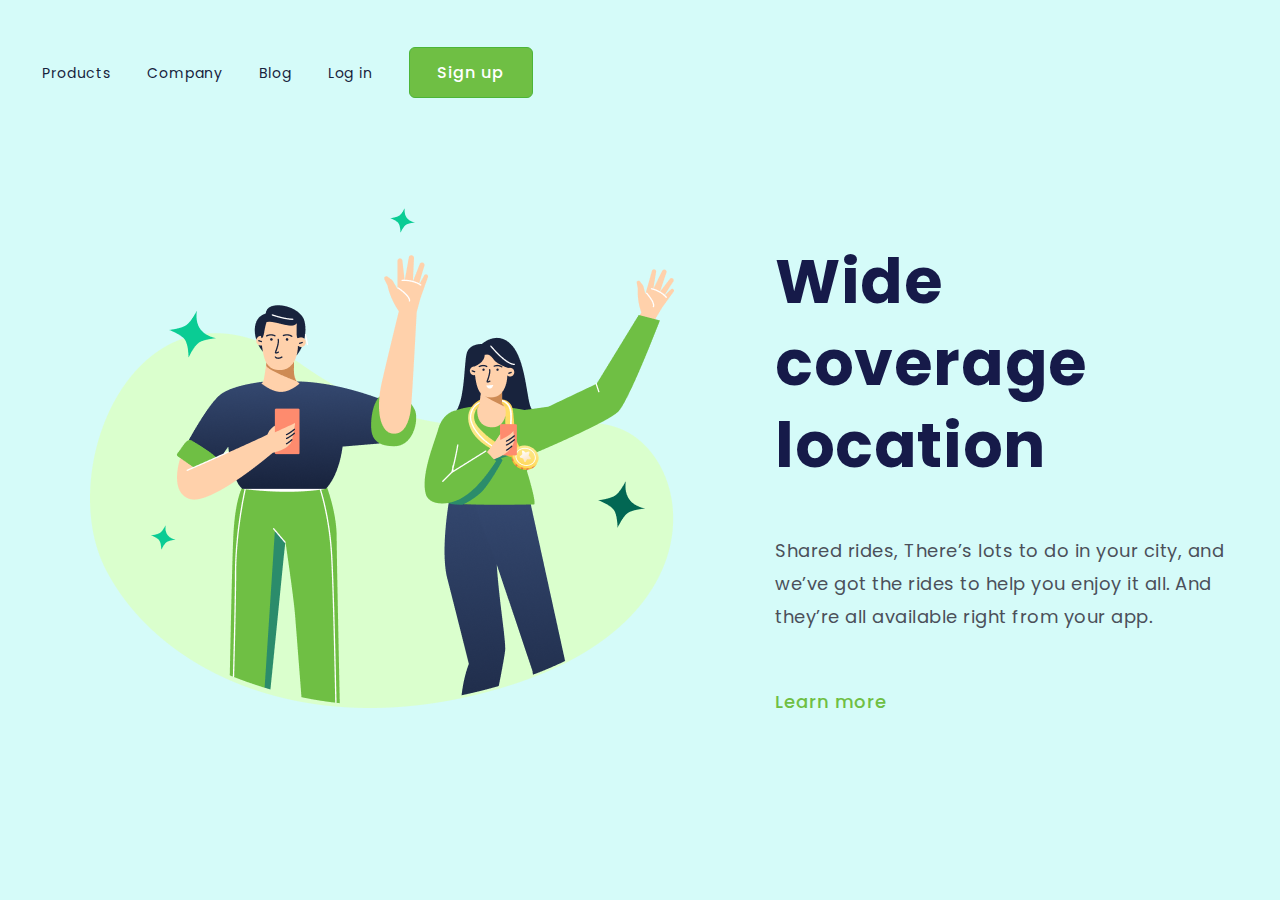
<file: Desafio/index.html>
<!DOCTYPE html>
<html lang="en">

<head>
    <meta charset="UTF-8">
    <meta name="viewport" content="width=device-width, initial-scale=1.0">
    <link rel="stylesheet" href="./style.css">
    <link rel="preconnect" href="https://fonts.googleapis.com">
    <link rel="preconnect" href="https://fonts.gstatic.com" crossorigin>
    <link
        href="https://fonts.googleapis.com/css2?family=Montserrat:ital,wght@0,100..900;1,100..900&family=Oswald:wght@200..700&family=Poppins:ital,wght@0,100;0,200;0,300;0,400;0,500;0,600;0,700;0,800;0,900;1,100;1,200;1,300;1,400;1,500;1,600;1,700;1,800;1,900&display=swap"
        rel="stylesheet">
    <title>Desafio - Responsvidade</title>
</head>

<header>
    <a class="link-header">Products</a>
    <a class="link-header">Company</a>
    <a class="link-header">Blog</a>
    <a class="link-header">Log in</a>
    <button class="botao-header">Sign up</button>
</header>
<img src="./img/logo.png" alt="logo-principal">

<section>
    <h1>Wide coverage 
        location</h1>
    <p>Shared rides, There’s lots to do in your city, and we’ve got the rides to help you enjoy it all. And they’re all available right from your app.</p>
     <a class="link-roda-pé">Learn more</a>
</section>

<body>

</body>

</html>
</file>
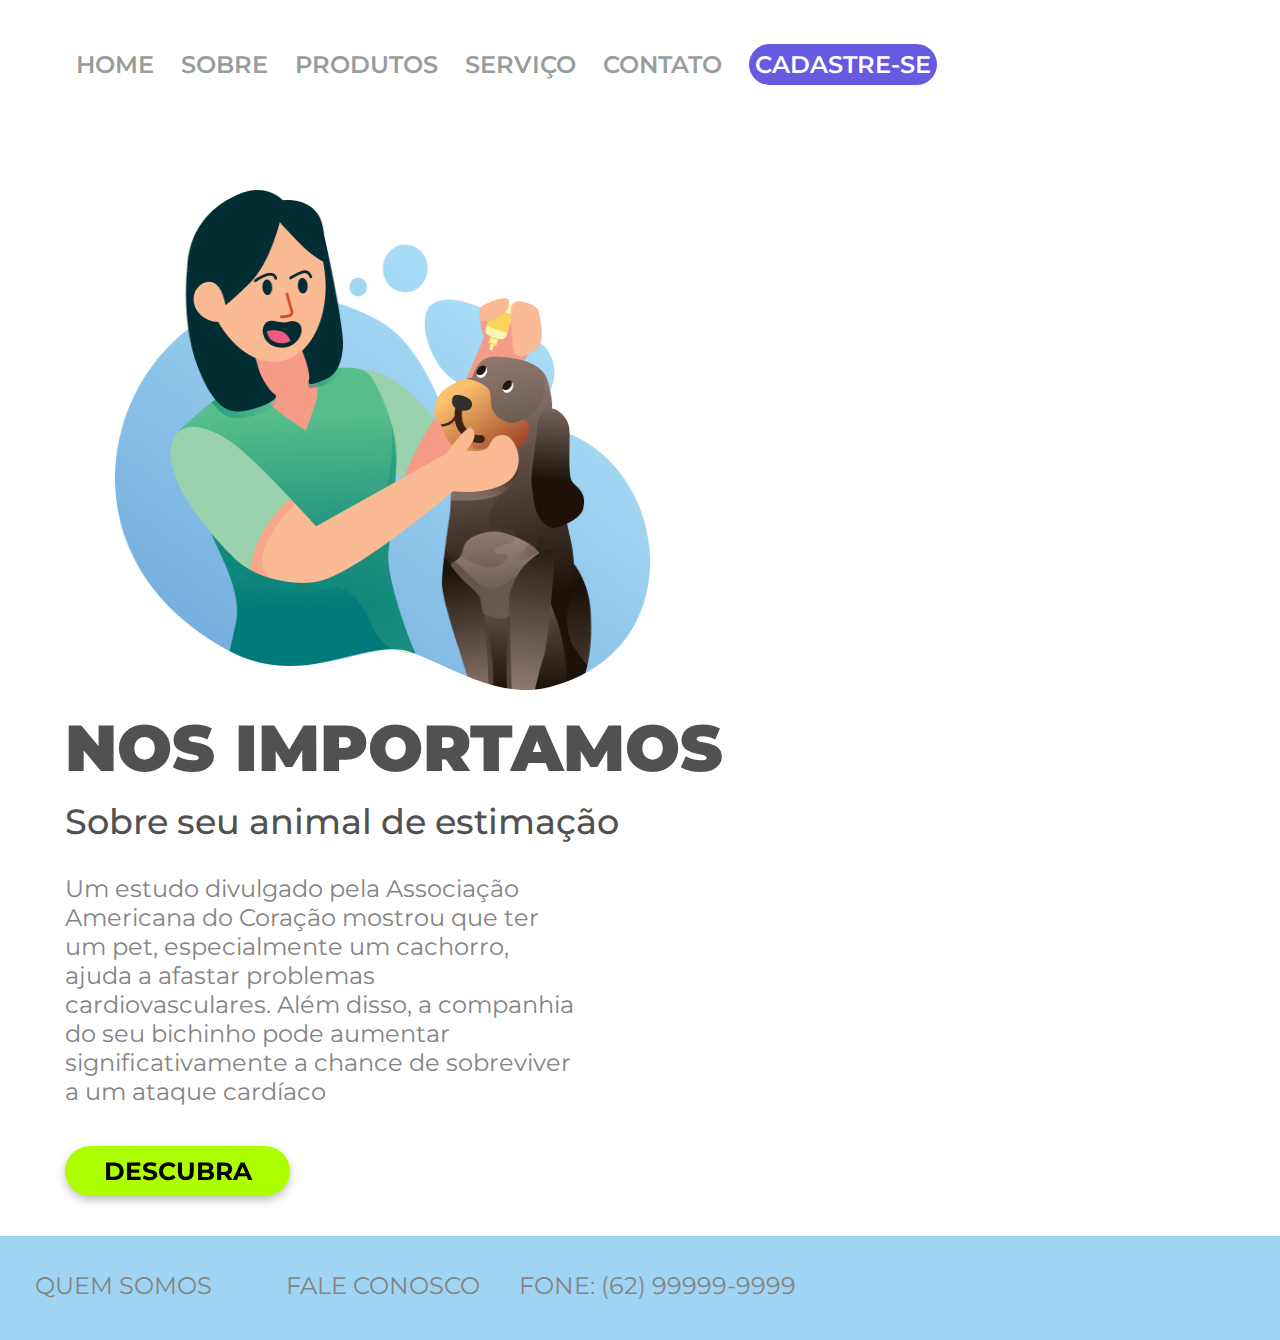
<file: Projeto 1/index.html>
<!DOCTYPE html>
<html lang="pt-br">

<head>
    <meta charset="UTF-8">
    <meta name="viewport" content="width=device-width, initial-scale=1.0">
    <link rel="stylesheet" href="style.css">
    <link rel="preconnect" href="https://fonts.googleapis.com">
    <link rel="preconnect" href="https://fonts.gstatic.com" crossorigin>
    <link href="https://fonts.googleapis.com/css2?family=Montserrat:ital,wght@0,100..900;1,100..900&display=swap"
        rel="stylesheet">
    <title>Meu Dog</title>
</head>

<body>
    <header>
        <a class="link-header">HOME</a>
        <a class="link-header">SOBRE</a>
        <a class="link-header">PRODUTOS</a>
        <a class="link-header">SERVIÇO</a>
        <a class="link-header">CONTATO</a>
        <button class="button-header">CADASTRE-SE</button>
    </header>

    <main>
        <img src="./img/projeto 1.png" alt="logo-mulher-com-cachorro" class="img-principal">

        <section>
            <h1>NOS IMPORTAMOS</h1>
            <h2>Sobre seu animal de estimação</h2>
            <p>Um estudo divulgado pela Associação Americana do Coração mostrou que ter um pet, especialmente um
                cachorro, ajuda a afastar problemas cardiovasculares. Além disso, a companhia do seu bichinho pode
                aumentar significativamente a chance de sobreviver a um ataque cardíaco
            </p>
            <button class="button-main">DESCUBRA</button>
        </section>
    </main>

    <footer>
        <a class="link-footer">QUEM SOMOS</a>
        <a class="link-footer">FALE CONOSCO</a>
        <p class="fone">FONE: (62) 99999-9999</p>
    </footer>
    
</body>


</html>
</file>
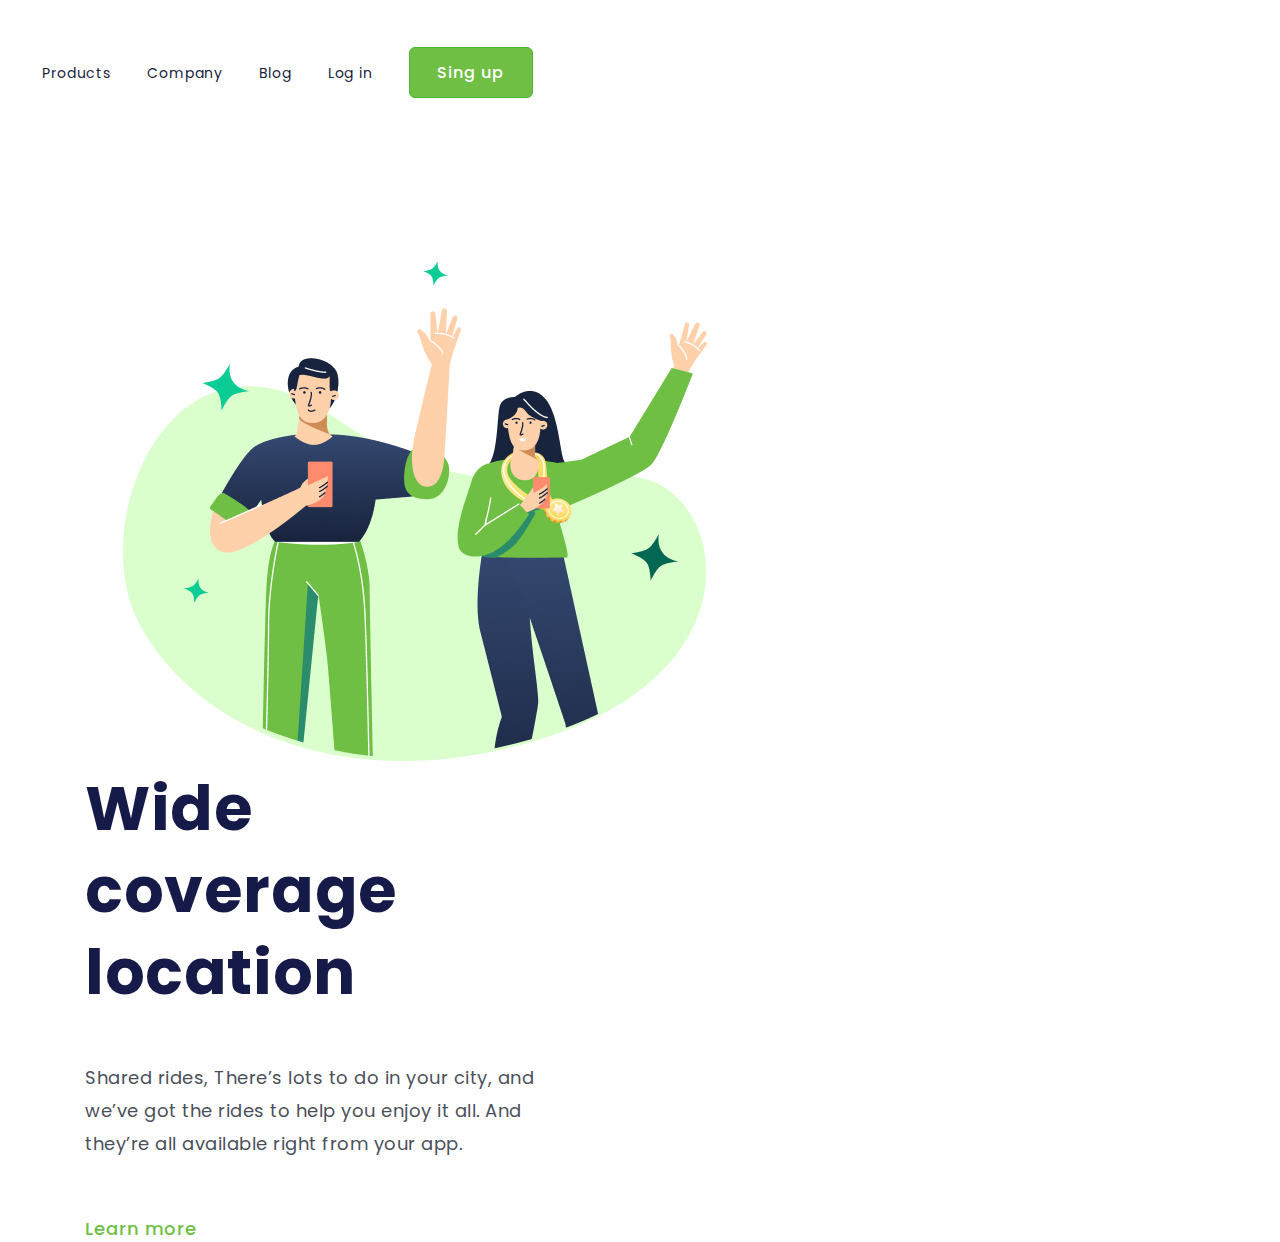
<file: Projeto 2/index.html>
<!DOCTYPE html>
<html lang="pt-br">

<head>
    <meta charset="UTF-8">
    <meta name="viewport" content="width=device-width, initial-scale=1.0">
    <link rel="stylesheet" href="./style.css">
    <link rel="preconnect" href="https://fonts.googleapis.com">
    <link rel="preconnect" href="https://fonts.gstatic.com" crossorigin>
    <link
        href="https://fonts.googleapis.com/css2?family=Montserrat:ital,wght@0,100..900;1,100..900&family=Poppins:ital,wght@0,100;0,200;0,300;0,400;0,500;0,600;0,700;0,800;0,900;1,100;1,200;1,300;1,400;1,500;1,600;1,700;1,800;1,900&display=swap"
        rel="stylesheet">
    <title>Projeto 2</title>

</head>

<body>
    <header>
        <a class="link-header">Products</a>
        <a class="link-header">Company</a>
        <a class="link-header">Blog</a>
        <a class="link-header">Log in</a>
        <button>Sing up</button>
    </header>
    <main>

        <img src="./img/img - principal.png" alt="logo-principal">

        <section>
            <h1>Wide coverage
                location</h1>
            <p>Shared rides, There’s lots to do in your city, and we’ve got the rides to help you enjoy it all. And
                they’re
                all
                available right from your app.</p>
            <a class="link">Learn more</a>
        </section>
    </main>

</body>

</html>
</file>
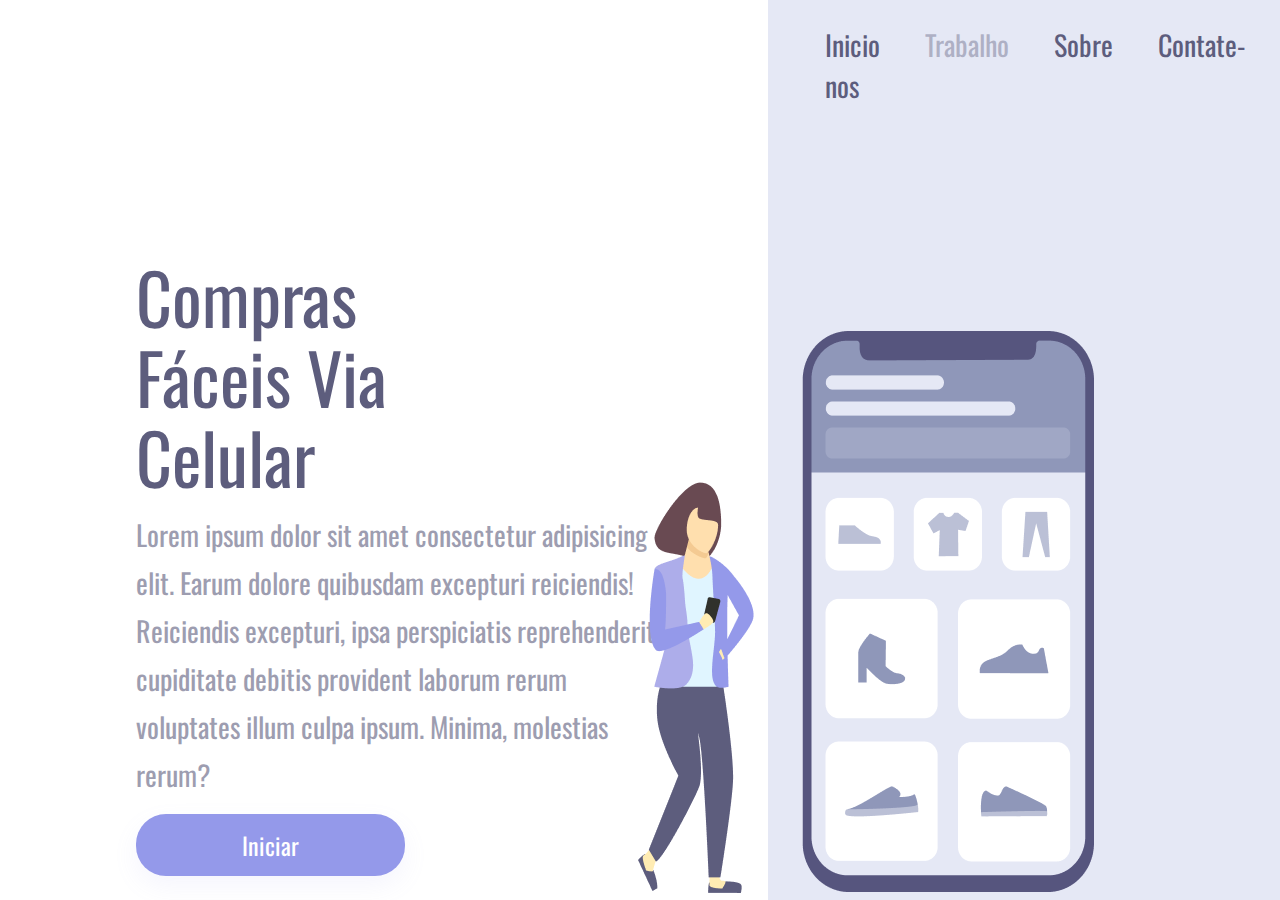
<file: RESPONSIVIDADE/index.html>
<!DOCTYPE html>
<html lang="pt-pr">

<head>
    <meta charset="UTF-8">
    <meta name="viewport" content="width=device-width, initial-scale=1.0">
    <link rel="stylesheet" href="./style.css">
    <link rel="preconnect" href="https://fonts.googleapis.com">
    <link rel="preconnect" href="https://fonts.gstatic.com" crossorigin>
    <link
        href="https://fonts.googleapis.com/css2?family=Montserrat:ital,wght@0,100..900;1,100..900&family=Oswald:wght@200..700&family=Poppins:ital,wght@0,100;0,200;0,300;0,400;0,500;0,600;0,700;0,800;0,900;1,100;1,200;1,300;1,400;1,500;1,600;1,700;1,800;1,900&display=swap"
        rel="stylesheet">
    <title>Projeto - 03</title>
</head>

<body>
    <div class="embrulho">
        <section class="caixa-texto">
            <h1>Compras Fáceis Via Celular</h1>
            <p>Lorem ipsum dolor sit amet consectetur adipisicing elit. Earum dolore quibusdam excepturi reiciendis!
                Reiciendis
                excepturi, ipsa perspiciatis reprehenderit cupiditate debitis provident laborum rerum voluptates illum
                culpa
                ipsum. Minima, molestias rerum?</p>
            <button>Iniciar</button>
        </section>
        <section class="caixa-links">
            <header>
                <a>Inicio</a>
                <a>Trabalho</a>
                <a>Sobre</a>
                <a>Contate-nos</a>
            </header>
            <img src="image/mobile.png">
        </section>
    </div>
</body>

</html>
</file>
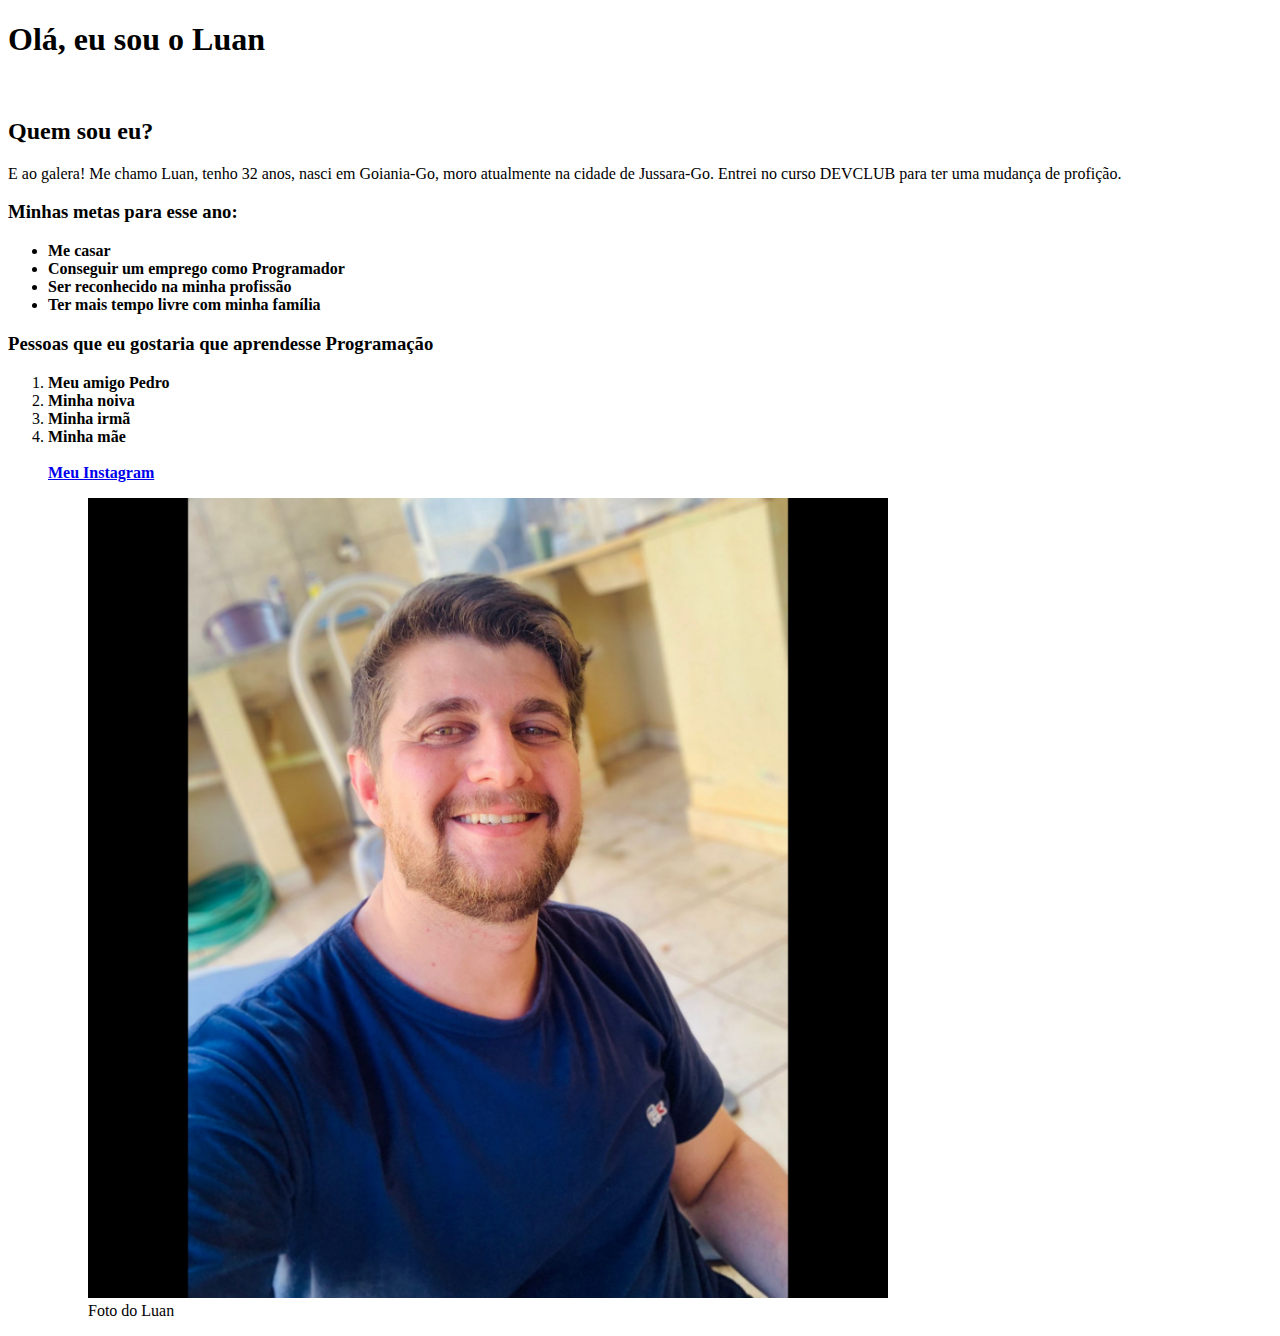
<file: prova/qeum-sou-eu.html>
<!DOCTYPE html>
<html lang="pt-br">

<head>
    <meta charset="UTF-8">
    <meta name="viewport" content="width=device-width, initial-scale=1.0">
    <title>Site do LUAN</title>
</head>

<body>
    <h1>Olá, eu sou o Luan</h1>
    <br>
    <h2>Quem sou eu?</h2>
    <p>E ao galera! Me chamo Luan, tenho 32 anos, nasci em Goiania-Go, moro atualmente na cidade de Jussara-Go. Entrei
        no curso DEVCLUB para ter uma mudança de profição.</p>

    <h3>Minhas metas para esse ano:</h3>
    <ul>
        <li><b>Me casar</b></li>
        <li><b>Conseguir um emprego como Programador</b></li>
        <li><b>Ser reconhecido na minha profissão</b></li>
        <li><b>Ter mais tempo livre com minha família</b></li>
    </ul>

    <h3>Pessoas que eu gostaria que aprendesse Programação</h3>
    <ol>
        <li><b>Meu amigo Pedro</b></li>
        <li><b>Minha noiva</b></li>
        <li><b>Minha irmã</b></li>
        <li><b>Minha mãe</b></li>
<br>
        <a href="https://www.instagram.com/luan_cs_16?igsh=cjZpdHV3Yndjc3pi&utm_source=qr" target="_blank"><b>Meu Instagram</b></a>

<figure>
    <img src="./img/eu-Luan.jpg" height="800px" alt="Foto do Luan">
    <figcaption>Foto do Luan</figcaption>
</figure>





    </ol>





</body>

</html>
</file>
<file: Desafio/style.css>
* {
margin: 0;
padding: 0;
box-sizing: border-box;
font-family: "Poppins", sans-serif;
}
body{
    background-color: hsl(177, 83%, 91%);
}

header {
    margin-top: 47px;
    margin-left: 42px;
}
.link-header {
    font-weight: 400;
    font-size: 14px;
    line-height: 21px;
    text-align: center;
    letter-spacing: 0.875px;
    color: #17233D;
    margin-right: 32px;
    cursor: pointer;
}

.botao-header {
    background: #6FBF44;
    border: 1px solid #4CB538;
    border-radius: 6px;
    width: 124px;
    height: 51px;
    cursor: pointer;
    font-weight: 500;
    font-size: 16px;
    line-height: 24px;
    letter-spacing: 1px;
    color: #FFFFFF;
}

img {
    margin: 110px 0 0 90px;
    display: inline-block;
}

section {
    display: inline-block;
    margin-left: 85px;
    width: 493px;
}

h1 {
    font-weight: 700;
    font-size: 62px;
    line-height: 82px;
    letter-spacing: 0.596154px;
    color: #161A49;
}

p {
    font-weight: 400;
    font-size: 18px;
    line-height: 33px;
    letter-spacing: 0.5px;
    color: #4B505A;
    margin-top: 47px;
    margin-bottom: 55px;

}

.link-roda-pé {
    font-weight: 500;
    font-size: 18px;
    line-height: 27px;
    letter-spacing: 1px;
    color: #6FBF44;
    cursor: pointer;
}

a:hover {
    opacity: 0,4;
 }
a:active {
    opacity: 0.8;
  }
 
button:hover {
    opacity: 0,4;
 }
button:active {
    opacity: 0.8;
  }

@media screen and (max-width: 690px){


}
</file>
<file: Projeto 1/style.css>
* {
    font-family: "Montserrat", sans-serif;
    margin: 0;
    padding: 0 ;
}


header {
    margin: 44px 0 105px 76px;
}

.link-header {
    font-weight: 600;
    font-size: 24px;
    line-height: 29px;
    color: #989D9C;
    cursor: pointer;   
    margin-right: 23px;

}

.button-header{
    background: #665AE1;
    border-radius: 20.5px;
    width: 188px;
    height: 41px;
    border: none;
    font-weight: 600;
    font-size: 24px;
    line-height: 29px;
    color: #FFFFFF;
    cursor: pointer;
}

.img-principal {
    width: 535px;
    height: 500px;
    margin-left: 115px;
    display: inline-block;
}

section {
    display: inline-block;
    margin-left: 65px;
}
 h1 {
    font-weight: 900;
    font-size: 65px;
    line-height: 108px;
    color: #515151;
 }

 h2 {
    font-weight: 500;
    font-size: 35px;
    line-height: 40px;
    color: #515151;
 }
 
 p {
    font-weight: 400;
    font-size: 24px;
    line-height: 29px;
    color: #848484;
    width: 515px;
    margin-top: 32px;
    margin-bottom: 40px;
 }

 .button-main {
    background: #adff00;
    border-radius: 28px;
    width: 225px;
    height: 50px;
    border: none;
    cursor: pointer;
    filter: drop-shadow( 0px 4px 4px rgba(0, 0, 0, 0.25));
    font-weight: 700;
    font-size: 25px;
    line-height: 30px;
    color: #000000;
 }
footer {
    margin-top: 40px;
    background: #9FD4F2;
}

 .link-footer {
    display: inline-block;
    align-items: center;
    font-weight: 400;
    font-size: 24px;
    line-height: 29px;
    color: #848484;
    margin: 35px 35px 35px ;
    cursor: pointer;
 }

 .fone {
    display: inline-block;
    right: 20px;
 }
</file>
<file: Projeto 2/style.css>
* {
    font-family: "Poppins", sans-serif;
    margin: 0;
    padding: 0;
    box-sizing: border-box;
}

header {
    margin-top: 47px;
    margin-left: 42px;
    
}

.link-header {
    font-weight: 400;
    font-size: 14px;
    line-height: 21px;
    text-align: center;
    letter-spacing: 0.875px;
    color: #17233D;
    margin-right: 32px;
    cursor: pointer;
}

button {
    background: #6FBF44;
    border: 1px solid #4CB538;
    border-radius: 6px;
    width: 124px;
    height: 51px;
    cursor: pointer;
    font-weight: 500;
    font-size: 16px;
    line-height: 24px;
    letter-spacing: 1px;
    color: #FFFFFF;
}

img {
    margin: 163px 0 0 123px;
    display: inline-block;
}

section {
    display: inline-block;
    margin-left: 85px;
    width: 493px;
}

h1 {
    font-weight: 700;
    font-size: 62px;
    line-height: 82px;
    letter-spacing: 0.596154px;
    color: #161A49;
}

p {
    font-weight: 400;
    font-size: 18px;
    line-height: 33px;
    letter-spacing: 0.5px;
    color: #4B505A;
    margin-top: 47px;
    margin-bottom: 55px;

}

.link {
    font-weight: 500;
    font-size: 18px;
    line-height: 27px;
    letter-spacing: 1px;
    color: #6FBF44;
    cursor: pointer;
}
</file>
<file: RESPONSIVIDADE/style.css>
* {
    margin: 0;
    padding: 0;
    box-sizing: border-box;
    font-family: "Oswald", sans-serif;
    font-weight: 400;
    color: #5D5D7D;
}

.embrulho {
    height: 100vh;
    width: 100vw;

}

.caixa-texto {
   display: inline-block;
   width: 60%;
   padding-left: 136px;
   margin-top: 20%;
}

.caixa-links {
    display: inline-block;
    background-color: #E5E8F5;
    height: 100vh;
    width: 40%;
    position: absolute;
 }

 img {
  position: relative;
  top: 25%;
  right: 130px;
 }

 h1 { 
    font-size: 70px;
    line-height: 80px;
    width: 368px;
    
   
}

p {
    font-size: 28px;
    line-height: 48px;
    opacity: 0.6;
    margin-top: 15px;
    margin-bottom: 15px;
    width: 540px;
    
    
}

button {
    width: 269px;
    height: 62px;
    background: #9499EA;
    box-shadow: 0px 10px 24px rgba(148, 153, 234, 0.0979959);
    color: #FFFFFF;
    border-radius: 30px;
    border: none;
    font-size: 24px;
    line-height: 36px;
    text-align: center;
    cursor: pointer;
    
}

button:hover {
    opacity: 0.8;
}
 button:active {
    opacity: 0.5;
 }

 a {
    font-size: 28px;
    line-height: 41px;
    margin-right: 41px;
    cursor: pointer;
 }

 a:nth-child(2) {
    opacity: 0.4;
 }

 a:hover {
    opacity: 0,4;
 }
  a:active {
    opacity: 0.8;
  }

  header {
    margin: 24px 0 0 57px;
  }


@media screen and (max-width: 900px){
    
    .caixa-texto {
        display: inline-block;
        width: 100%;
        height: 50%;
        padding: 0;
        margin: 0;
        }

    .caixa-links {
        display: block;
        height: auto;
        width: 100%;
        position: static;
        padding: 40px;
    } 
    img {
        position: static;
        width: 90%;
    }

    header {
        display: none;
    }

    h1 {
        font-size: 36px;
        font-weight: 52px;
        width: auto;
        margin: 50px 50px 0 50px;
        text-align: center;
    }

    p {
        margin: 15px 40px;
        width: auto;
        text-align: center;
        font-size: 14px;
        line-height: 24px;
    }

   button {
    margin: 0 auto;
    display: block;
   }
    
} 

@media screen and (max-width: 330px) {
    .caixa-texto {
        width: 70%;
    }
}
</file>
